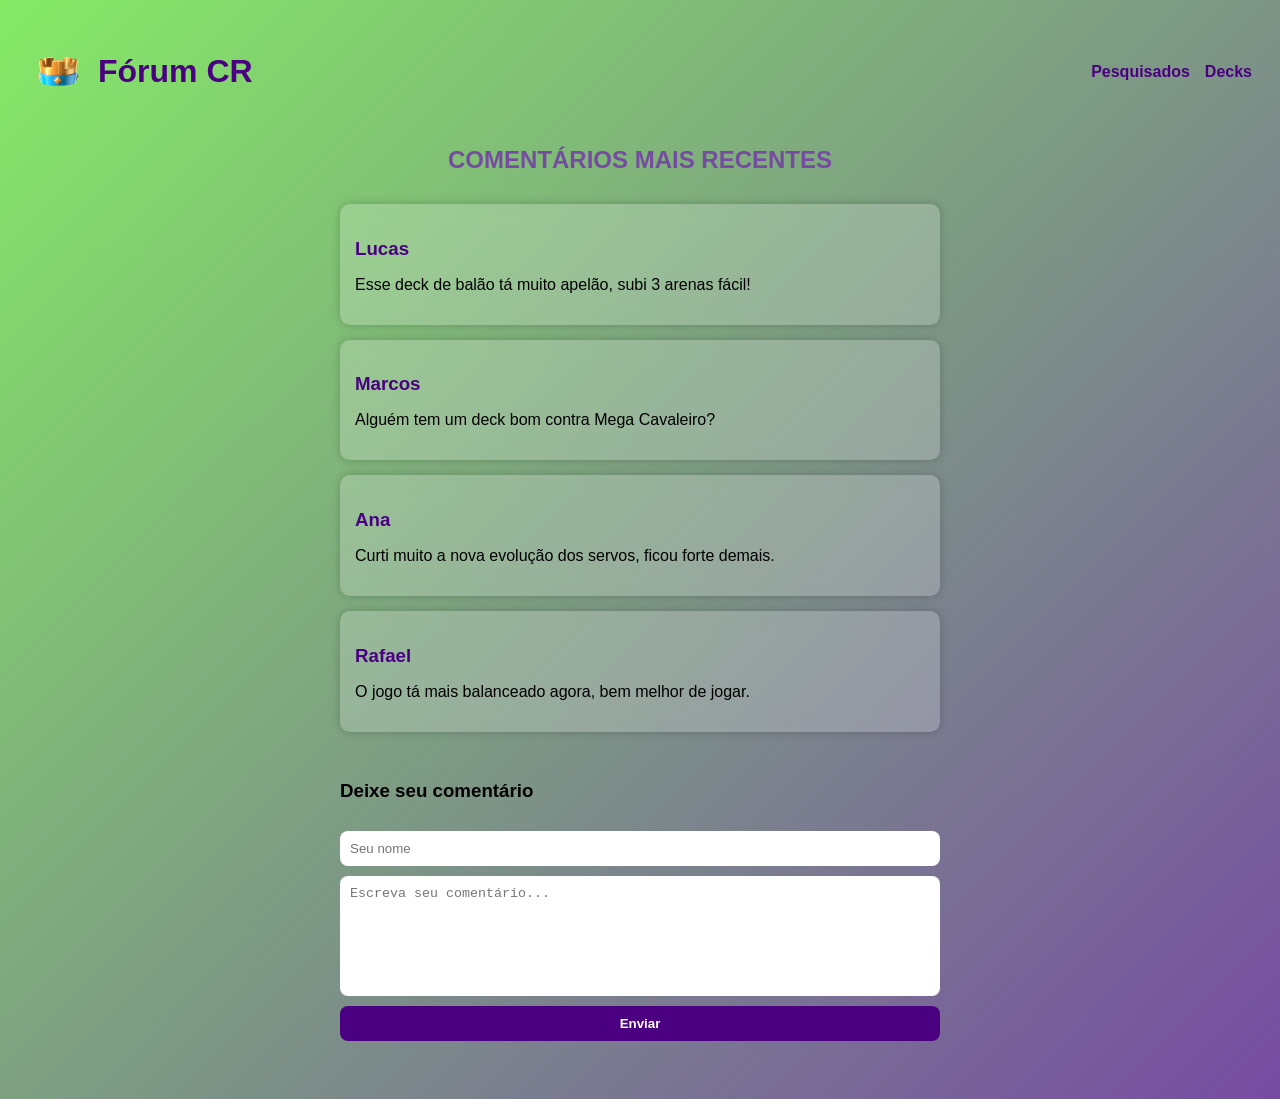
<file: paginas/comentarios/comentarios.html>
<!DOCTYPE html>
<html lang="pt-br">
<head>
    <meta charset="UTF-8">
    <meta name="viewport" content="width=device-width, initial-scale=1.0">
    <title>Comentários</title>
    <link rel="stylesheet" href="comentarios.css">
</head>

<body>

<header class="topo">
    <h1>
        <a href="../../index.html">
            <img src="../../images/crown.png"> Fórum CR
        </a>
    </h1>        

    <nav>
        <ul>
            <li><a href="../pesquisados/pesquisados.html">Pesquisados</a></li>
            <li><a href="../decks/decks.html">Decks</a></li>
        </ul>
    </nav>
</header>

<section class="titulo">
    <h2>COMENTÁRIOS MAIS RECENTES</h2>
</section>

<main class="comentarios-container">

    <div class="comentario">
        <h3>Lucas</h3>
        <p>Esse deck de balão tá muito apelão, subi 3 arenas fácil!</p>
    </div>

    <div class="comentario">
        <h3>Marcos</h3>
        <p>Alguém tem um deck bom contra Mega Cavaleiro?</p>
    </div>

    <div class="comentario">
        <h3>Ana</h3>
        <p>Curti muito a nova evolução dos servos, ficou forte demais.</p>
    </div>

    <div class="comentario">
        <h3>Rafael</h3>
        <p>O jogo tá mais balanceado agora, bem melhor de jogar.</p>
    </div>

</main>

<section class="formulario">
    <h3>Deixe seu comentário</h3>

    <input type="text" placeholder="Seu nome">
    <textarea placeholder="Escreva seu comentário..."></textarea>
    <button>Enviar</button>
</section>

</body>
</html>
</file>
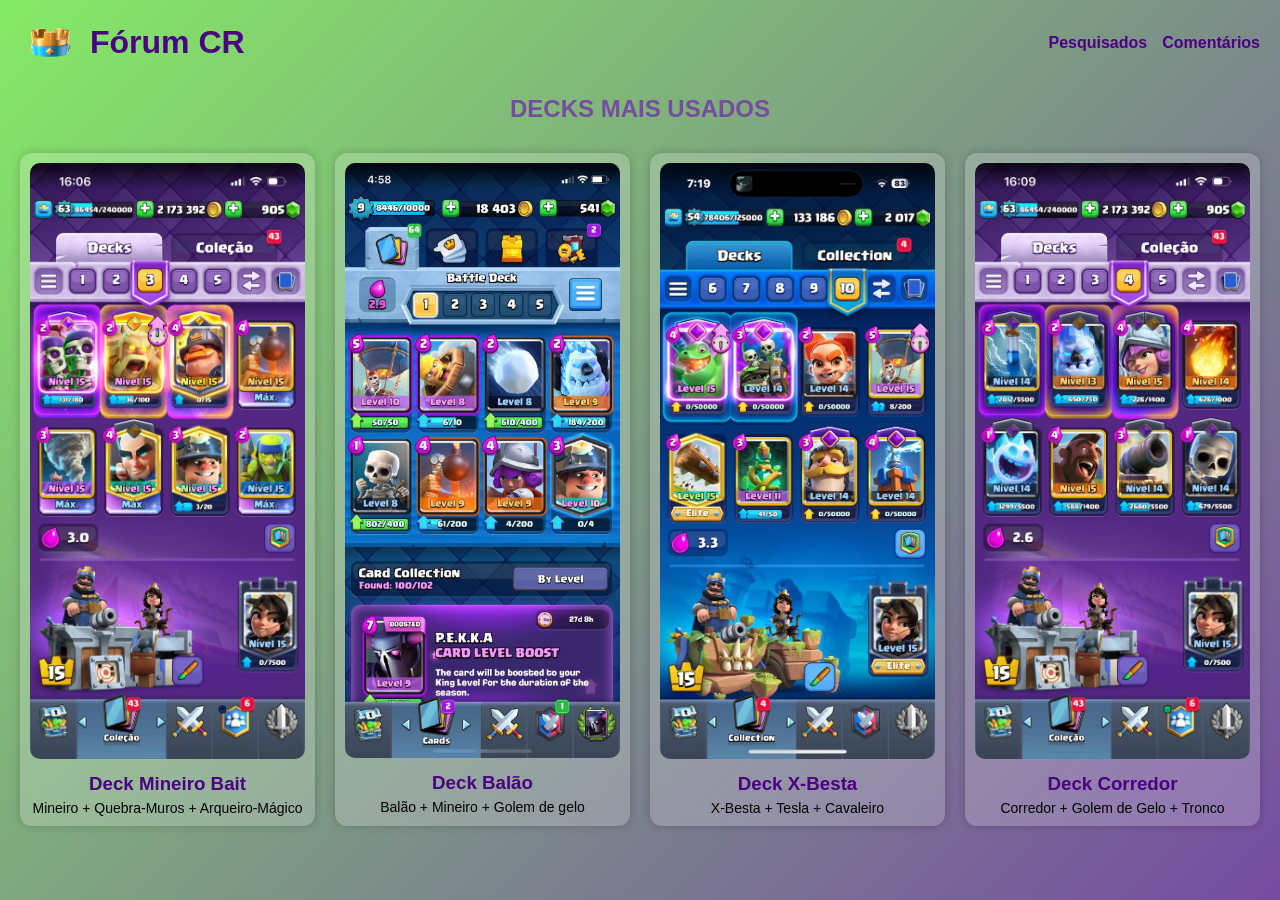
<file: paginas/decks/decks.html>
<!DOCTYPE html>
<html lang="pt-br">
<head>
    <meta charset="UTF-8">
    <meta name="viewport" content="width=device-width, initial-scale=1.0">
    <title>Decks</title>
    <link rel="stylesheet" href="decks.css">
</head>

<body>

<header class="topo">
    <h1>
        <a href="../../index.html">
            <img src="../../images/crown.png"> Fórum CR
        </a>
    </h1>        

    <nav>
        <ul>
            <li><a href="../pesquisados/pesquisados.html">Pesquisados</a></li>
            <li><a href="../comentarios/comentarios.html">Comentários</a></li>
        </ul>
    </nav>
</header>

<section class="titulo">
    <h2>DECKS MAIS USADOS</h2>
</section>

<main class="decks-container">

    <div class="deck">
        <img src="../../images/deck1.jpg">
        <h3>Deck Mineiro Bait</h3>
        <p>Mineiro + Quebra-Muros + Arqueiro-Mágico</p>
    </div>

    <div class="deck">
        <img src="../../images/deck2.jpg">
        <h3>Deck Balão</h3>
        <p>Balão + Mineiro + Golem de gelo</p>
    </div>

    <div class="deck">
        <img src="../../images/deck3.jpg">
        <h3>Deck X-Besta</h3>
        <p>X-Besta + Tesla + Cavaleiro</p>
    </div>

    <div class="deck">
        <img src="../../images/deck4.jpg">
        <h3>Deck Corredor</h3>
        <p>Corredor + Golem de Gelo + Tronco</p>
    </div>

</main>

</body>
</html>
</file>
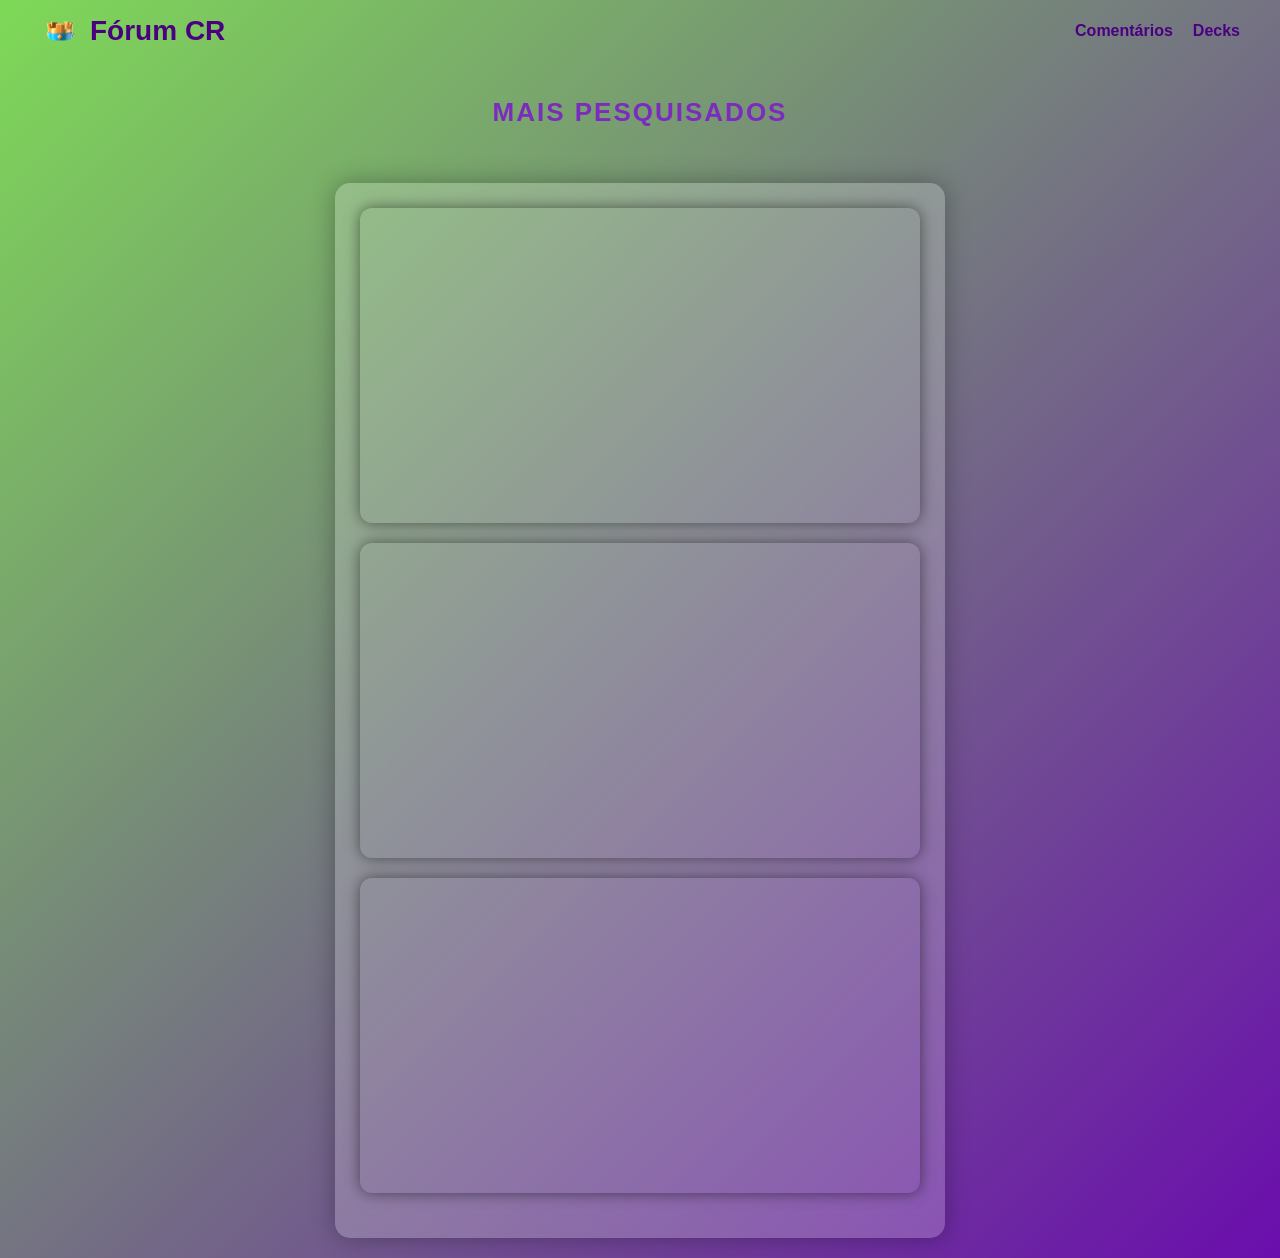
<file: paginas/pesquisados/pesquisados.html>
<!DOCTYPE html>
<html lang="en">
<head>
    <meta charset="UTF-8">
    <meta name="viewport" content="width=device-width, initial-scale=1.0">
    <title>Pesquisados</title>
    <link rel="stylesheet" href="pesquisados.css">
</head>

<body>
    <header>
        <h1><a href="../../index.html"><img src="../../images/crown.png"> Fórum CR</a></h1>        
    <nav>
        <ul>
            <li><a href="../comentarios/comentarios.html">Comentários</a></li>
            <li><a href="../decks/decks.html">Decks</a></li>
        </ul>
    </nav>
    </header>
    <header>
        <h2><b>MAIS PESQUISADOS</b></h2>
    </header>
    <main>
        <ul>
            <li><iframe width="560" height="315" src="https://www.youtube.com/embed/5MuCyd_i1Dg?si=79Hm0uFMg4g9sJcO" title="YouTube video player" frameborder="0" allow="accelerometer; autoplay; clipboard-write; encrypted-media; gyroscope; picture-in-picture; web-share" referrerpolicy="strict-origin-when-cross-origin" allowfullscreen></iframe></li>
            <li><iframe width="560" height="315" src="https://www.youtube.com/embed/ZdniTuNOaUA?si=asm6gof31hlWHNf8" title="YouTube video player" frameborder="0" allow="accelerometer; autoplay; clipboard-write; encrypted-media; gyroscope; picture-in-picture; web-share" referrerpolicy="strict-origin-when-cross-origin" allowfullscreen></iframe></li>
            <li><iframe width="560" height="315" src="https://www.youtube.com/embed/fJKtiR1kL9w?si=hojUJZ_-H6hpOPc7" title="YouTube video player" frameborder="0" allow="accelerometer; autoplay; clipboard-write; encrypted-media; gyroscope; picture-in-picture; web-share" referrerpolicy="strict-origin-when-cross-origin" allowfullscreen></iframe></li>
        </ul>
    </main>
</body>
</html>
</file>
<file: paginas/comentarios/comentarios.css>
body {
  font-family: 'Segoe UI', Tahoma, Geneva, Verdana, sans-serif;
  background: linear-gradient(135deg, #85ea66 0%, #764ba2 100%);
  min-height: 100vh;
  padding: 20px;
}

.topo {
  display: flex;
  justify-content: space-between;
  align-items: center;
}

h1 {
  font-size: 2em;
}

h1 a {
  text-decoration: none;
  color: #4b0082;
  display: flex;
  align-items: center;
  gap: 10px;
}

h1 img {
  width: 60px;
}

nav ul {
  display: flex;
  gap: 15px;
  list-style: none;
}

nav a {
  text-decoration: none;
  color: #4b0082;
  font-weight: bold;
}

nav a:hover {
  color: white;
}

.titulo {
  text-align: center;
  margin: 30px 0;
}

.titulo h2 {
  color: #764ba2;
}

/* Comentários */
.comentarios-container {
  max-width: 600px;
  margin: auto;
}

.comentario {
  background: rgba(255, 255, 255, 0.2);
  backdrop-filter: blur(10px);
  padding: 15px;
  margin-bottom: 15px;
  border-radius: 10px;
  box-shadow: 0 0 10px rgba(0,0,0,0.2);
}

.comentario h3 {
  margin-bottom: 5px;
  color: #4b0082;
}

.formulario {
  max-width: 600px;
  margin: 30px auto;
  display: flex;
  flex-direction: column;
  gap: 10px;
}

.formulario input,
.formulario textarea {
  padding: 10px;
  border: none;
  border-radius: 8px;
}

.formulario textarea {
  height: 100px;
  resize: none;
}

.formulario button {
  padding: 10px;
  border: none;
  border-radius: 8px;
  background: #4b0082;
  color: white;
  font-weight: bold;
  cursor: pointer;
  transition: 0.3s;
}

.formulario button:hover {
  background: #6a0dad;
}
</file>
<file: paginas/decks/decks.css>
* {
  margin: 0;
  padding: 0;
  box-sizing: border-box;
}

body {
  font-family: 'Segoe UI', Tahoma, Geneva, Verdana, sans-serif;
  background: linear-gradient(135deg, #85ea66 0%, #764ba2 100%);
  min-height: 100vh;
  padding: 20px;
}

.topo {
  display: flex;
  justify-content: space-between;
  align-items: center;
}

h1 a {
  text-decoration: none;
  color: #4b0082;
  display: flex;
  align-items: center;
  gap: 10px;
}

h1 img {
  width: 60px;
}

/* Menu */
nav ul {
  display: flex;
  gap: 15px;
  list-style: none;
}

nav a {
  text-decoration: none;
  color: #4b0082;
  font-weight: bold;
}

nav a:hover {
  color: white;
}

.titulo {
  text-align: center;
  margin: 30px 0;
}

.titulo h2 {
  color: #764ba2;
}

.decks-container {
  display: grid;
  grid-template-columns: repeat(auto-fit, minmax(220px, 1fr));
  gap: 20px;
}

.deck {
  background: rgba(255, 255, 255, 0.2);
  backdrop-filter: blur(10px);
  border-radius: 12px;
  padding: 10px;
  text-align: center;
  box-shadow: 0 0 10px rgba(0,0,0,0.2);
  transition: 0.3s;
}

.deck img {
  width: 100%;
  border-radius: 10px;
}

.deck h3 {
  margin: 10px 0 5px;
  color: #4b0082;
}

.deck p {
  font-size: 14px;
}

.deck:hover {
  transform: scale(1.05);
}
</file>
<file: paginas/pesquisados/pesquisados.css>
/* Reset básico */
* {
    margin: 0;
    padding: 0;
    box-sizing: border-box;
}

body {
    font-family: 'Segoe UI', Tahoma, Geneva, Verdana, sans-serif;
    background: linear-gradient(135deg, #7ed957, #6a0dad);
    color: #fff;
    min-height: 100vh;
}

header {
    display: flex;
    justify-content: space-between;
    align-items: center;
    padding: 15px 40px;
}

header h1 a {
    display: flex;
    align-items: center;
    gap: 10px;
    text-decoration: none;
    color: #4b0082;
    font-size: 28px;
    font-weight: bold;
}

header h1 img {
    width: 40px;
}

nav ul {
    display: flex;
    gap: 20px;
    list-style: none;
}

nav a {
    text-decoration: none;
    color: #4b0082;
    font-weight: bold;
    transition: 0.3s;
}

nav a:hover {
    color: #fff;
    transform: scale(1.1);
}

header h2 {
    width: 100%;
    text-align: center;
    font-size: 26px;
    color: #7b2cbf;
    margin: 20px 0;
    letter-spacing: 2px;
}

main {
    display: flex;
    justify-content: center;
    padding: 20px;
}

main ul {
    list-style: none;
    background: rgba(255, 255, 255, 0.2);
    padding: 25px;
    border-radius: 15px;
    backdrop-filter: blur(10px);
    box-shadow: 0 0 25px rgba(0,0,0,0.3);
}

main li {
    margin-bottom: 20px;
    display: flex;
    justify-content: center;
}

iframe {
    border-radius: 12px;
    transition: 0.3s;
    box-shadow: 0 0 15px rgba(0,0,0,0.5);
}

iframe:hover {
    transform: scale(1.05);
}

@media (max-width: 768px) {
    header {
        flex-direction: column;
        gap: 10px;
    }

    nav ul {
        flex-direction: column;
        align-items: center;
    }

    iframe {
        width: 100%;
        height: auto;
    }
}
</file>
